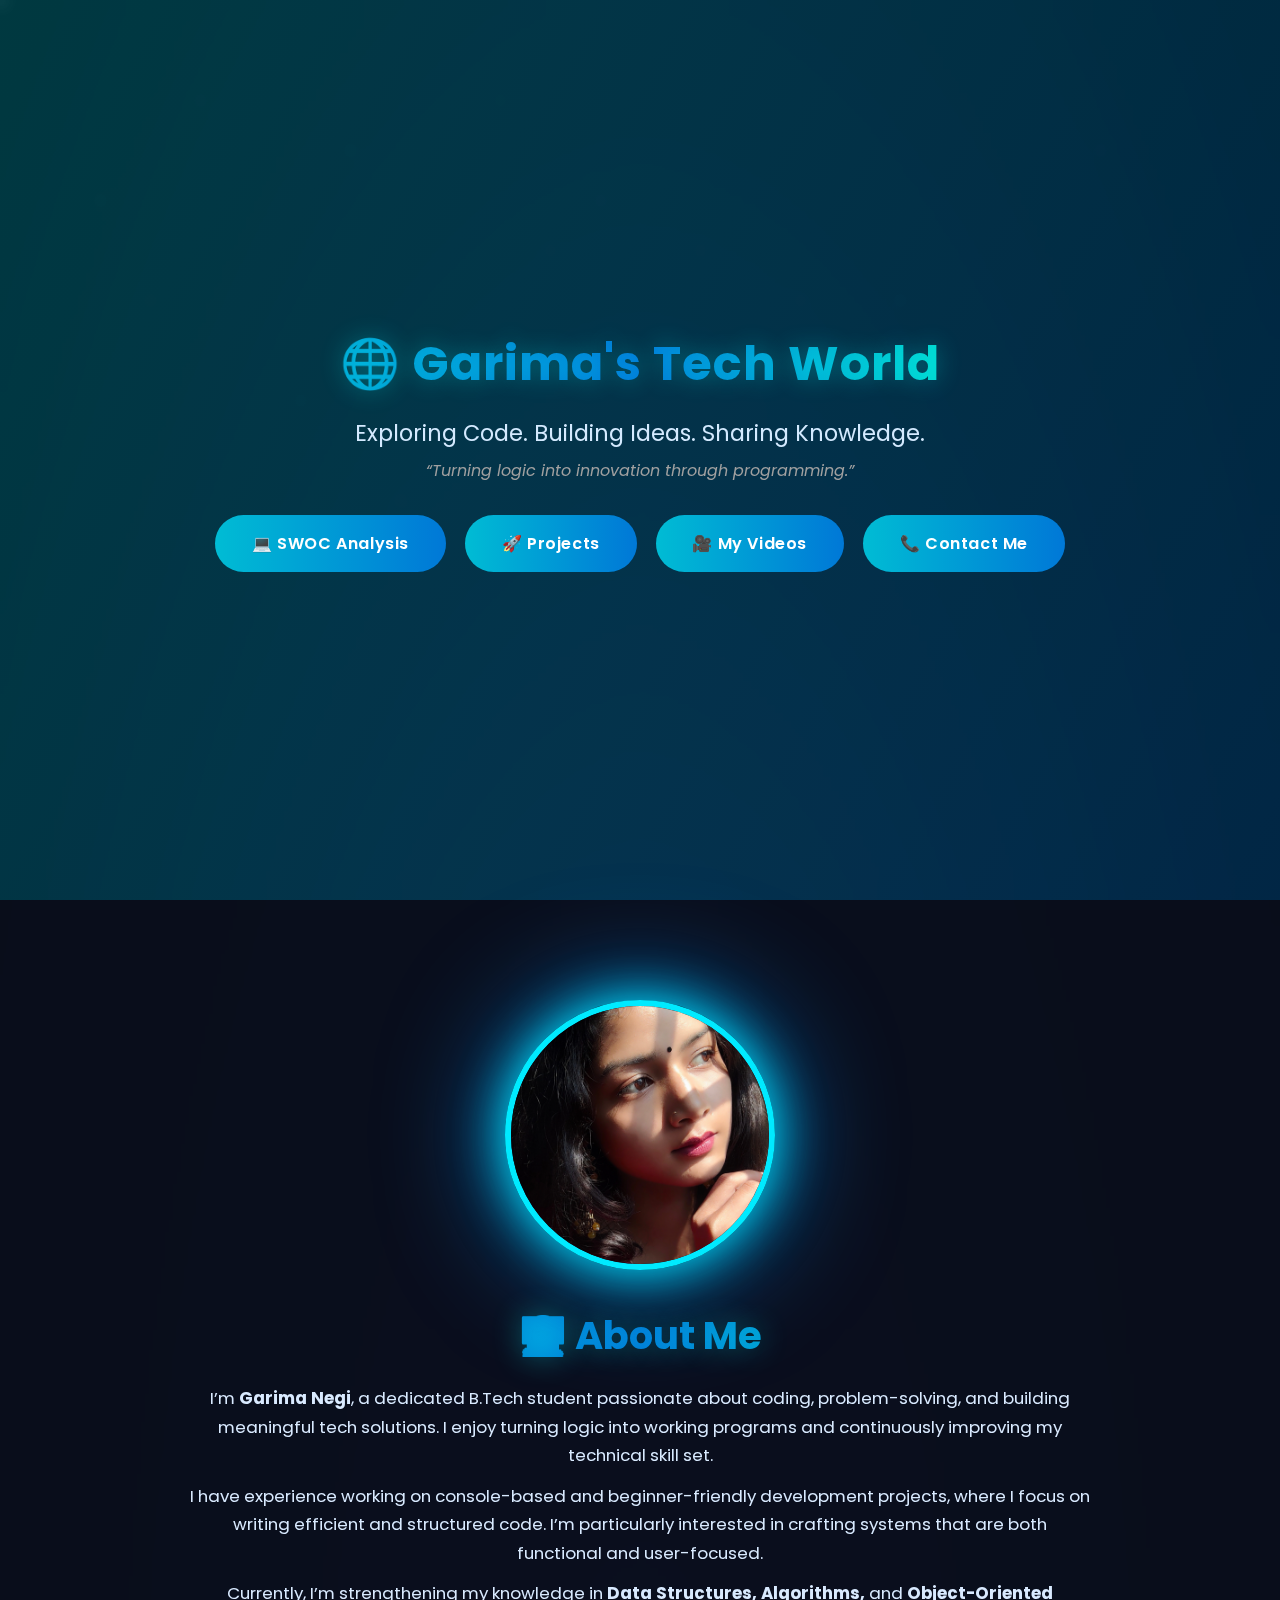
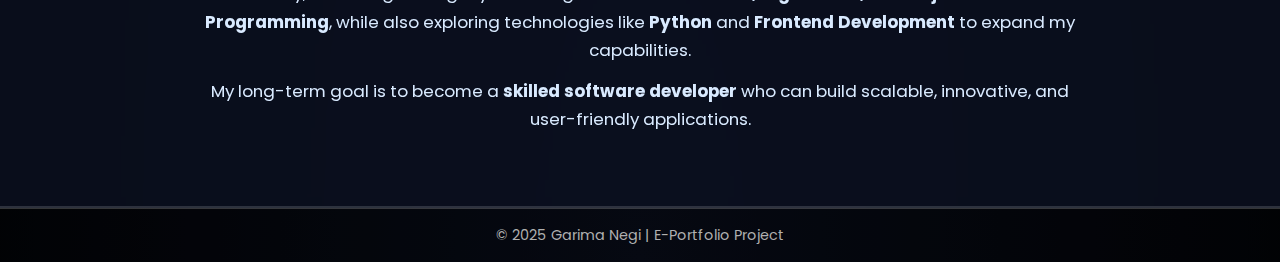
<file: index.html>
<!DOCTYPE html>
<html lang="en">
<head>
  <meta charset="UTF-8" />
  <meta name="viewport" content="width=device-width, initial-scale=1.0" />
  <title>Garima's Tech World</title>
  <link rel="stylesheet" href="eport0.css" />
  <link href="https://fonts.googleapis.com/css2?family=Poppins:wght@400;600;700&display=swap" rel="stylesheet" />
</head>
<body>
  <!-- Starfield Background -->
  <div class="stars"></div>
  <div class="stars2"></div>
  <div class="stars3"></div>

  <!-- 🚀 BUTTONS SECTION -->
  <section class="hero-section">
    <div class="overlay"></div>
    <div class="content">
      <h1>🌐 Garima's Tech World</h1>
      <p class="tagline">Exploring Code. Building Ideas. Sharing Knowledge.</p>
      <p class="subtagline">“Turning logic into innovation through programming.”</p>

      <div class="buttons">
        <a href="eport1.html" class="btn"><span>💻 SWOC Analysis</span></a>
        <a href="eport3.html" class="btn"><span>🚀 Projects</span></a>
        <a href="eport2.html" class="btn"><span>🎥 My Videos</span></a>
        <a href="eport4.html" class="btn"><span>📞 Contact Me</span></a>
      </div>
    </div>
  </section>

  <!-- 🌟 ABOUT SECTION -->
  <section class="about-section">
    <div class="about-content">
      <img src="garima.webp" alt="Divyanshu Sharma" class="about-pic" />
      <h2>👨‍💻 About Me</h2>
      <p>
  I’m <strong>Garima Negi</strong>, a dedicated B.Tech student passionate about coding,
   problem-solving, and building meaningful tech solutions. I enjoy turning logic into working programs 
   and continuously improving my technical skill set.
</p>

<p>
  I have experience working on console-based and beginner-friendly development projects, where
   I focus on writing efficient and structured code. I’m particularly interested in crafting
    systems that are both functional and user-focused.
</p>

<p>
  Currently, I’m strengthening my knowledge in <b>Data Structures, Algorithms,</b> and <b>Object-Oriented Programming</b>, 
  while also exploring technologies like <b>Python</b> and <b>Frontend Development</b> to expand my capabilities.
</p>

<p>
  My long-term goal is to become a <b>skilled software developer</b> who can build scalable, innovative, 
  and user-friendly applications.
</p>

    </div>
  </section>

  <!-- ⚡ FOOTER -->
  <footer>
    <p>© 2025 Garima Negi | E-Portfolio Project</p>
  </footer>

  <!-- ✨ PARALLAX EFFECT -->
  <script>
    document.addEventListener("mousemove", (e) => {
      const moveX = (e.clientX / window.innerWidth - 0.5) * 10;
      const moveY = (e.clientY / window.innerHeight - 0.5) * 10;
      document.querySelector(".content").style.transform = `translate(${moveX}px, ${moveY}px)`;
    });
  </script>
</body>
</html>
</file>
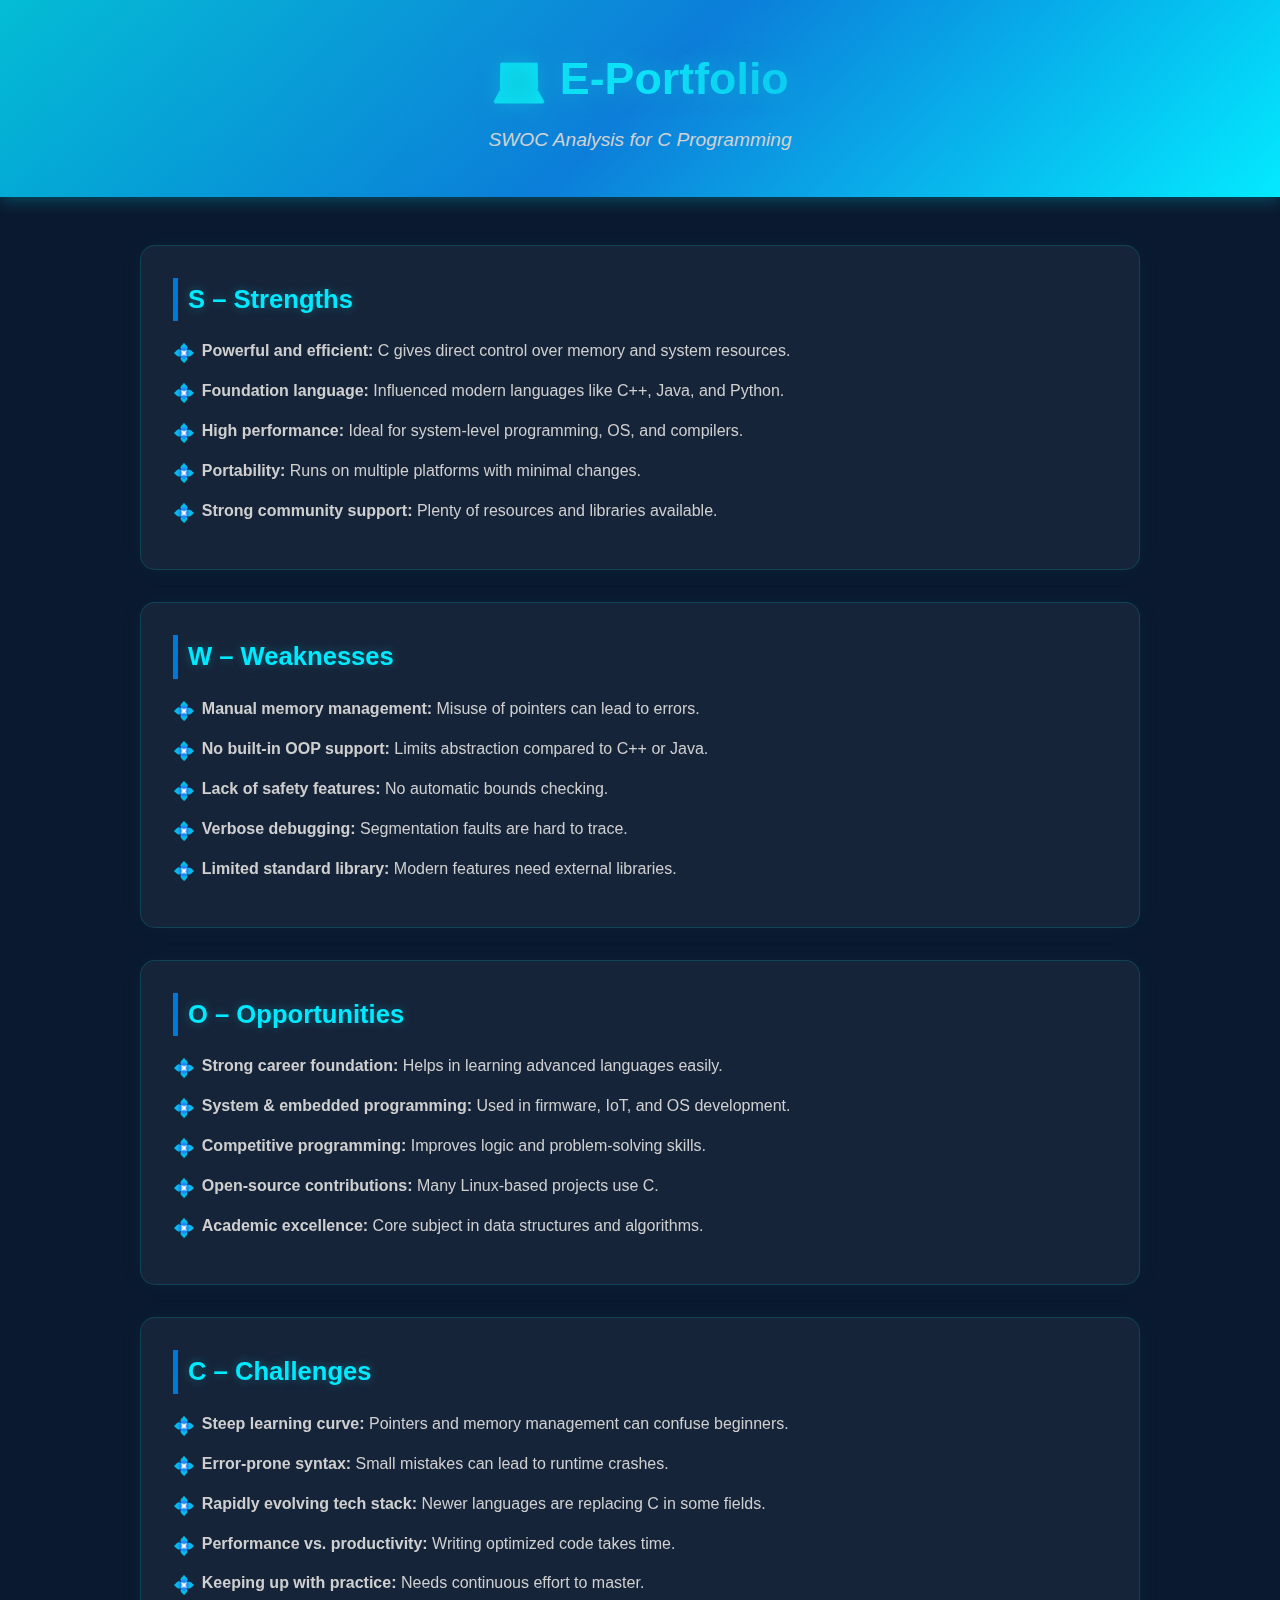
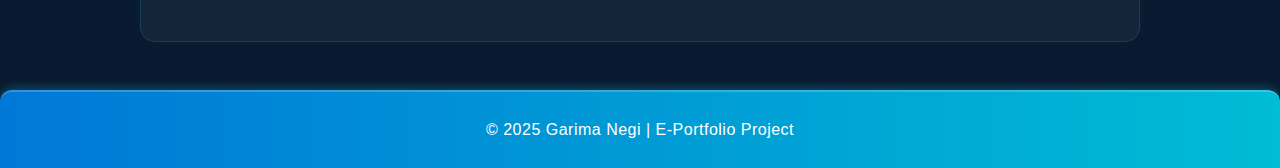
<file: eport1.html>
<!DOCTYPE html>
<html lang="en">
<head>
  <meta charset="UTF-8">
  <meta name="viewport" content="width=device-width, initial-scale=1.0">
  <title>E-Portfolio | SWOC Analysis for C Programming</title>
  <link rel="stylesheet" href="eport1.css">
</head>
<body>
  <header>
    <h1>💻 E-Portfolio</h1>
    <p>SWOC Analysis for C Programming</p>
  </header>

  <div class="container">
    <section>
      <h2>S – Strengths</h2>
      <ul>
        <li><strong>Powerful and efficient:</strong> C gives direct control over memory and system resources.</li>
        <li><strong>Foundation language:</strong> Influenced modern languages like C++, Java, and Python.</li>
        <li><strong>High performance:</strong> Ideal for system-level programming, OS, and compilers.</li>
        <li><strong>Portability:</strong> Runs on multiple platforms with minimal changes.</li>
        <li><strong>Strong community support:</strong> Plenty of resources and libraries available.</li>
      </ul>
    </section>

    <section>
      <h2>W – Weaknesses</h2>
      <ul>
        <li><strong>Manual memory management:</strong> Misuse of pointers can lead to errors.</li>
        <li><strong>No built-in OOP support:</strong> Limits abstraction compared to C++ or Java.</li>
        <li><strong>Lack of safety features:</strong> No automatic bounds checking.</li>
        <li><strong>Verbose debugging:</strong> Segmentation faults are hard to trace.</li>
        <li><strong>Limited standard library:</strong> Modern features need external libraries.</li>
      </ul>
    </section>

    <section>
      <h2>O – Opportunities</h2>
      <ul>
        <li><strong>Strong career foundation:</strong> Helps in learning advanced languages easily.</li>
        <li><strong>System & embedded programming:</strong> Used in firmware, IoT, and OS development.</li>
        <li><strong>Competitive programming:</strong> Improves logic and problem-solving skills.</li>
        <li><strong>Open-source contributions:</strong> Many Linux-based projects use C.</li>
        <li><strong>Academic excellence:</strong> Core subject in data structures and algorithms.</li>
      </ul>
    </section>

    <section>
      <h2>C – Challenges</h2>
      <ul>
        <li><strong>Steep learning curve:</strong> Pointers and memory management can confuse beginners.</li>
        <li><strong>Error-prone syntax:</strong> Small mistakes can lead to runtime crashes.</li>
        <li><strong>Rapidly evolving tech stack:</strong> Newer languages are replacing C in some fields.</li>
        <li><strong>Performance vs. productivity:</strong> Writing optimized code takes time.</li>
        <li><strong>Keeping up with practice:</strong> Needs continuous effort to master.</li>
      </ul>
    </section>
  </div>

  <footer>
    <p>© 2025 Garima Negi | E-Portfolio Project</p>
  </footer>
</body>
</html>
</file>
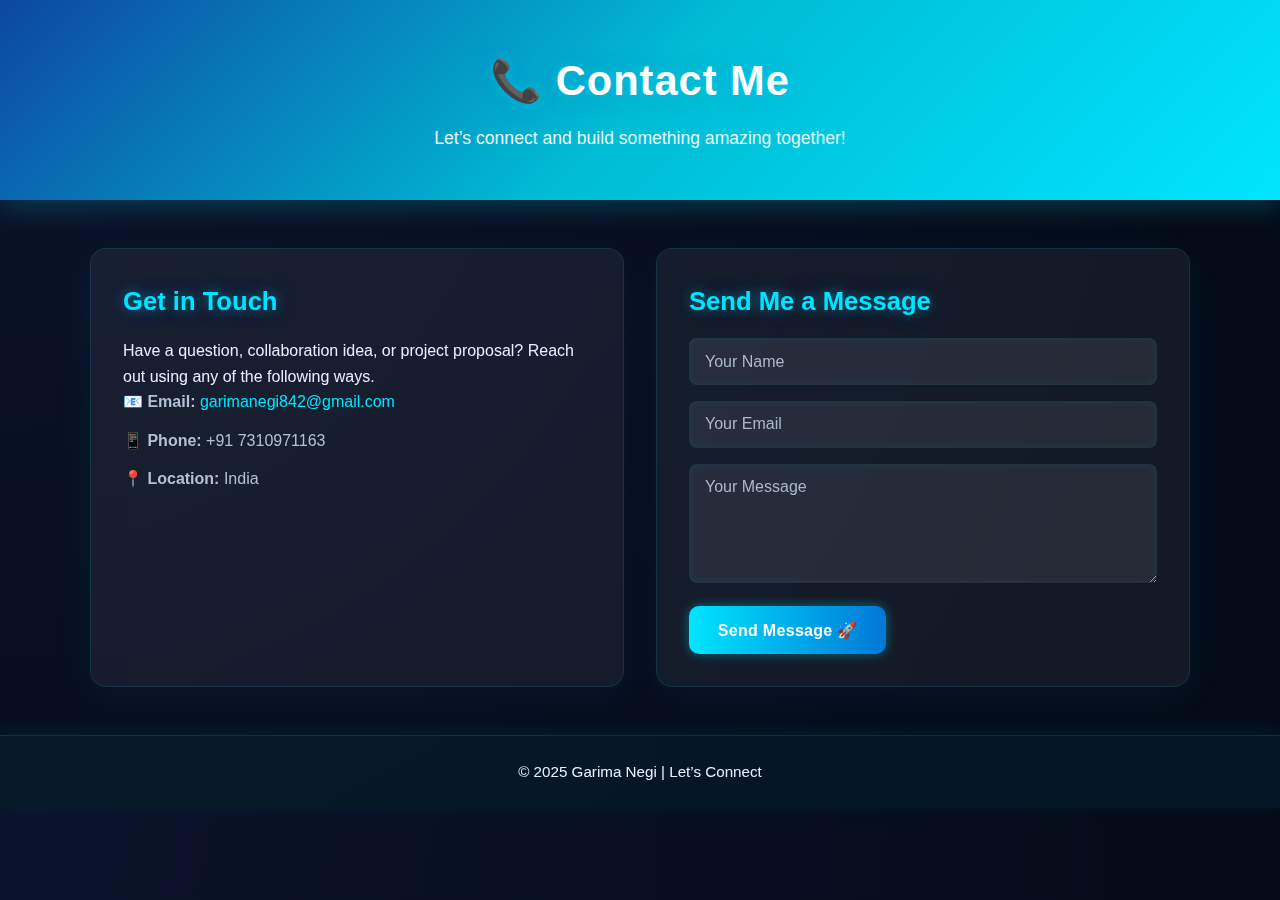
<file: eport4.html>
<!DOCTYPE html>
<html lang="en">
<head>
  <meta charset="UTF-8" />
  <meta name="viewport" content="width=device-width, initial-scale=1.0" />
  <title>Contact Me | Divyanshu's Tech World</title>
  <link rel="stylesheet" href="eport4.css" />
</head>
<body>
  <header>
    <h1>📞 Contact Me</h1>
    <p>Let’s connect and build something amazing together!</p>
  </header>

  <div class="container">
    <section class="contact-info">
      <h2>Get in Touch</h2>
      <p>Have a question, collaboration idea, or project proposal? Reach out using any of the following ways.</p>
      
      <div class="info-box">
        <p><strong>📧 Email:</strong> <a href="mailto:divyanshu2942006@gmail.com">garimanegi842@gmail.com</a></p>
        <p><strong>📱 Phone:</strong> +91 7310971163</p>
        <p><strong>📍 Location:</strong> India</p>
      </div>
    </section>

    <section class="contact-form">
      <h2>Send Me a Message</h2>
      <form action="#" method="post">
        <input type="text" name="name" placeholder="Your Name" required />
        <input type="email" name="email" placeholder="Your Email" required />
        <textarea name="message" rows="5" placeholder="Your Message" required></textarea>
        <button type="submit">Send Message 🚀</button>
      </form>
    </section>
  </div>

  <footer>
    <p>© 2025 Garima Negi | Let’s Connect</p>
  </footer>
</body>
</html>
</file>
<file: eport4.css>
/* Divyanshu’s Tech World — Contact Page (Glassy Glow Edition) */
* {
  margin: 0;
  padding: 0;
  box-sizing: border-box;
  font-family: "Poppins", sans-serif;
}

:root {
  --bg1: #050b18;
  --bg2: #0b132b;
  --accent1: #00e5ff;
  --accent2: #0078d7;
  --glass: rgba(255, 255, 255, 0.06);
  --text: #e8f0ff;
  --muted: #b3c0d8;
  --glow: 0 0 12px rgba(0,229,255,0.4), 0 0 25px rgba(0,120,215,0.3);
}

body {
  background: radial-gradient(circle at top left, var(--bg2), var(--bg1) 80%);
  color: var(--text);
  line-height: 1.6;
  -webkit-font-smoothing: antialiased;
}

/* ===== HEADER ===== */
header {
  text-align: center;
  padding: 3rem 1rem;
  background: linear-gradient(135deg, #0d47a1, #00bcd4, #00e5ff);
  color: #fff;
  box-shadow: 0 8px 25px rgba(0, 229, 255, 0.2);
  animation: fadeInDown 1s ease;
}

header h1 {
  font-size: 2.6rem;
  margin-bottom: 0.6rem;
  letter-spacing: 1px;
  text-shadow: var(--glow);
}

header p {
  font-size: 1.1rem;
  opacity: 0.9;
  font-weight: 300;
}

/* ===== CONTAINER ===== */
.container {
  width: 90%;
  max-width: 1100px;
  margin: 3rem auto;
  display: flex;
  flex-wrap: wrap;
  gap: 2rem;
  justify-content: center;
  animation: fadeInUp 1.2s ease;
}

/* ===== CONTACT BOXES ===== */
.contact-info,
.contact-form {
  background: var(--glass);
  border-radius: 16px;
  padding: 2rem;
  flex: 1 1 420px;
  box-shadow: 0 10px 40px rgba(0, 229, 255, 0.06);
  border: 1px solid rgba(0, 229, 255, 0.12);
  backdrop-filter: blur(14px);
  transition: all 0.35s ease;
  position: relative;
}

.contact-info:hover,
.contact-form:hover {
  transform: translateY(-10px);
  box-shadow: 0 18px 60px rgba(0, 229, 255, 0.15);
}

h2 {
  color: var(--accent1);
  margin-bottom: 1rem;
  font-size: 1.6rem;
  text-shadow: var(--glow);
}

/* ===== INFO BOX ===== */
.info-box p {
  margin-bottom: 0.8rem;
  font-size: 1rem;
  color: var(--muted);
}

a {
  color: var(--accent1);
  text-decoration: none;
  transition: 0.3s ease;
}

a:hover {
  color: var(--accent2);
  text-decoration: underline;
}

/* ===== FORM ===== */
form input,
form textarea {
  width: 100%;
  padding: 0.9rem 1rem;
  margin-bottom: 1rem;
  border: none;
  border-radius: 8px;
  background: rgba(255, 255, 255, 0.08);
  color: #fff;
  font-size: 1rem;
  outline: none;
  box-shadow: inset 0 0 10px rgba(0, 229, 255, 0.1);
  transition: box-shadow 0.3s ease, transform 0.3s ease;
}

form input:focus,
form textarea:focus {
  box-shadow: 0 0 15px rgba(0, 229, 255, 0.4);
  transform: scale(1.02);
}

form input::placeholder,
form textarea::placeholder {
  color: #aab8cc;
}

button {
  background: linear-gradient(90deg, var(--accent1), var(--accent2));
  color: white;
  border: none;
  padding: 0.9rem 1.8rem;
  border-radius: 10px;
  font-size: 1rem;
  cursor: pointer;
  font-weight: 600;
  letter-spacing: 0.3px;
  box-shadow: 0 0 12px rgba(0,229,255,0.4);
  transition: all 0.35s ease;
}

button:hover {
  background: linear-gradient(90deg, var(--accent2), var(--accent1));
  transform: scale(1.08);
  box-shadow: 0 0 20px rgba(0,229,255,0.6);
}

/* ===== FOOTER ===== */
footer {
  text-align: center;
  padding: 1.5rem;
  background: rgba(0, 229, 255, 0.05);
  border-top: 1px solid rgba(255,255,255,0.08);
  backdrop-filter: blur(10px);
  color: var(--text);
  margin-top: 3rem;
  font-size: 0.95rem;
  box-shadow: 0 -4px 20px rgba(0, 229, 255, 0.08);
}

/* ===== ANIMATIONS ===== */
@keyframes fadeInDown {
  from { opacity: 0; transform: translateY(-30px); }
  to { opacity: 1; transform: translateY(0); }
}

@keyframes fadeInUp {
  from { opacity: 0; transform: translateY(40px); }
  to { opacity: 1; transform: translateY(0); }
}

/* ===== RESPONSIVE ===== */
@media (max-width: 768px) {
  .container {
    flex-direction: column;
  }

  header h1 {
    font-size: 2rem;
  }

  .contact-info, .contact-form {
    padding: 1.6rem;
  }
}
</file>
<file: eport0.css>
/* 🌟 RESET & BASE STYLES */
* {
  margin: 0;
  padding: 0;
  box-sizing: border-box;
  font-family: "Poppins", sans-serif;
}

body {
  background: radial-gradient(ellipse at bottom, #0a0f1e, #000000);
  color: #ffffff;
  overflow-x: hidden;
  min-height: 100vh;
}

/* 🌠 STARFIELD BACKGROUND */
.stars, .stars2, .stars3 {
  position: fixed;
  width: 2px;
  height: 2px;
  background: white;
  border-radius: 50%;
  animation: animStar 100s linear infinite;
  z-index: 0;
}

.stars::after, .stars2::after, .stars3::after {
  content: "";
  position: absolute;
  top: 0;
  width: 1px;
  height: 1px;
  background: white;
  box-shadow: 100px 200px white, 300px 400px white, 500px 100px white,
              700px 250px white, 900px 300px white, 1100px 150px white,
              1300px 400px white, 1500px 350px white;
}

.stars2::after {
  box-shadow: 200px 100px white, 400px 500px white, 600px 200px white, 800px 300px white;
}

.stars3::after {
  box-shadow: 150px 300px white, 350px 150px white, 550px 250px white, 750px 400px white;
}

@keyframes animStar {
  from { transform: translateY(0px); }
  to { transform: translateY(-1000px); }
}

/* 🧠 ABOUT SECTION */
.about-section {
  position: relative;
  z-index: 10;
  text-align: center;
  padding: 100px 20px 60px;
  background: rgba(10, 15, 30, 0.85);
  backdrop-filter: blur(5px);
  border-bottom: 2px solid rgba(255, 255, 255, 0.15);
}

.about-content {
  max-width: 900px;
  margin: 0 auto;
}

.about-pic {
  width: 270px;
  height: 270px;
  border-radius: 50%;
  border: 6px solid #00eaff;
  box-shadow: 0 0 50px #00eaff, 0 0 120px #0078d7;
  margin-bottom: 30px;
  animation: floatPic 4s ease-in-out infinite;
  transition: transform 0.3s ease, box-shadow 0.3s ease;
}

.about-pic:hover {
  transform: scale(1.08);
  box-shadow: 0 0 70px #00eaff, 0 0 150px #0078d7;
}

@keyframes floatPic {
  0%, 100% { transform: translateY(0); }
  50% { transform: translateY(-10px); }
}

.about-section h2 {
  font-size: 2.4rem;
  margin-bottom: 20px;
  background: linear-gradient(90deg, #00bcd4, #0078d7, #00ffcc);
  -webkit-background-clip: text;
  -webkit-text-fill-color: transparent;
  text-shadow: 0 0 30px rgba(0, 255, 255, 0.3);
}

.about-section p {
  color: #d9eaff;
  line-height: 1.7;
  margin: 12px auto;
  font-size: 1.05rem;
}

/* 🚀 BUTTON SECTION */
.hero-section {
  height: 100vh;
  display: flex;
  align-items: center;
  justify-content: center;
  text-align: center;
  position: relative;
  overflow: hidden;
}

.overlay {
  position: absolute;
  width: 100%;
  height: 100%;
  background: linear-gradient(120deg, rgba(0, 188, 212, 0.3), rgba(0, 120, 215, 0.3));
  backdrop-filter: blur(8px);
  animation: gradientShift 8s ease-in-out infinite alternate;
  z-index: 1;
}

@keyframes gradientShift {
  0% { background: linear-gradient(120deg, rgba(0, 188, 212, 0.4), rgba(0, 120, 215, 0.2)); }
  100% { background: linear-gradient(120deg, rgba(0, 120, 215, 0.4), rgba(0, 188, 212, 0.2)); }
}

/* ✨ CONTENT STYLING */
.content {
  position: relative;
  z-index: 2;
  animation: fadeIn 2s ease;
  padding: 2rem;
}

@keyframes fadeIn {
  from { opacity: 0; transform: translateY(40px); }
  to { opacity: 1; transform: translateY(0); }
}

h1 {
  font-size: 3rem;
  margin-bottom: 1rem;
  background: linear-gradient(90deg, #00bcd4, #0078d7, #00ffcc);
  -webkit-background-clip: text;
  -webkit-text-fill-color: transparent;
  text-shadow: 0 0 25px rgba(0, 255, 255, 0.3);
  letter-spacing: 1px;
}

.tagline {
  font-size: 1.4rem;
  color: #d4eaff;
  margin-bottom: 0.5rem;
}

.subtagline {
  font-size: 1rem;
  color: #a0a0a0;
  font-style: italic;
  margin-bottom: 2rem;
}

/* 🔘 BUTTONS */
.buttons {
  display: flex;
  flex-wrap: wrap;
  justify-content: center;
  gap: 1.2rem;
}

.btn {
  background: linear-gradient(90deg, #00bcd4, #0078d7);
  color: #fff;
  text-decoration: none;
  padding: 1rem 2.3rem;
  border-radius: 50px;
  font-weight: 600;
  letter-spacing: 0.6px;
  position: relative;
  overflow: hidden;
  transition: all 0.4s ease;
}

.btn::before {
  content: "";
  position: absolute;
  top: 0; left: -100%;
  width: 100%;
  height: 100%;
  background: linear-gradient(120deg, #00eaff, #00bcd4, #0078d7);
  transition: 0.5s;
}

.btn:hover::before {
  left: 0;
}

.btn:hover {
  transform: scale(1.1);
  box-shadow: 0 0 25px rgba(0, 188, 212, 0.9);
}

.btn span {
  position: relative;
  z-index: 2;
}

/* 🧭 FOOTER */
footer {
  text-align: center;
  padding: 1rem;
  color: #b0b0b0;
  font-size: 0.9rem;
  background: rgba(0, 0, 0, 0.4);
  border-top: 1px solid rgba(255, 255, 255, 0.2);
  animation: footerGlow 5s ease-in-out infinite alternate;
}

@keyframes footerGlow {
  0% { text-shadow: 0 0 10px #00bcd4; }
  100% { text-shadow: 0 0 25px #00ffcc; }
}

/* 📱 RESPONSIVE DESIGN */
@media (max-width: 768px) {
  h1 { font-size: 2.2rem; }
  .about-pic { width: 200px; height: 200px; }
  .btn { padding: 0.8rem 1.6rem; font-size: 0.9rem; }
  .about-section { padding: 70px 15px 40px; }
}
</file>
<file: eport1.css>
/* General Reset */
* {
  margin: 0;
  padding: 0;
  box-sizing: border-box;
  font-family: "Poppins", sans-serif;
}

/* Body */
body {
  background: #0a192f;
  color: #e0e0e0;
  line-height: 1.7;
  overflow-x: hidden;
}

/* Header */
header {
  background: linear-gradient(135deg, #00bcd4, #0078d7, #00eaff);
  text-align: center;
  padding: 2.5rem 1rem;
  box-shadow: 0 4px 15px rgba(0, 188, 212, 0.3);
  position: relative;
  overflow: hidden;
}

header::after {
  content: "";
  position: absolute;
  top: -50%;
  left: -50%;
  width: 200%;
  height: 200%;
  background: radial-gradient(circle at center, rgba(255,255,255,0.05), transparent 70%);
  animation: rotateGlow 10s linear infinite;
}

@keyframes rotateGlow {
  from { transform: rotate(0deg); }
  to { transform: rotate(360deg); }
}

header h1 {
  font-size: 2.8rem;
  background: linear-gradient(90deg, #00bcd4, #00eaff, #0078d7);
  -webkit-background-clip: text;
  -webkit-text-fill-color: transparent;
  text-shadow: 0 0 20px rgba(0,188,212,0.5);
}

header p {
  font-size: 1.2rem;
  color: #d0d0d0;
  margin-top: 0.5rem;
  font-style: italic;
}

/* Container */
.container {
  width: 90%;
  max-width: 1000px;
  margin: 3rem auto;
}

/* Sections */
section {
  background: rgba(255, 255, 255, 0.05);
  margin-bottom: 2rem;
  padding: 2rem;
  border-radius: 15px;
  border: 1px solid rgba(0, 188, 212, 0.2);
  box-shadow: 0 0 25px rgba(0, 188, 212, 0.05);
  backdrop-filter: blur(10px);
  transition: transform 0.3s ease, box-shadow 0.3s ease;
}

section:hover {
  transform: translateY(-6px);
  box-shadow: 0 0 25px rgba(0, 188, 212, 0.3);
}

/* Section Titles */
h2 {
  color: #00eaff;
  border-left: 5px solid #0078d7;
  padding-left: 10px;
  font-size: 1.6rem;
  margin-bottom: 1rem;
  text-shadow: 0 0 10px rgba(0, 188, 212, 0.4);
}

/* List Styling */
ul {
  list-style: none;
  padding-left: 0;
}

ul li {
  margin-bottom: 0.8rem;
  position: relative;
  padding-left: 1.8rem;
  color: #cfcfcf;
}

ul li::before {
  content: "💠";
  position: absolute;
  left: 0;
  color: #00eaff;
  font-size: 1.1rem;
  top: 2px;
}

/* Footer */
footer {
  text-align: center;
  padding: 1.5rem;
  background: linear-gradient(90deg, #0078d7, #00bcd4);
  color: white;
  font-weight: 500;
  border-top: 2px solid rgba(255, 255, 255, 0.2);
  border-radius: 12px 12px 0 0;
  letter-spacing: 0.5px;
  box-shadow: 0 -3px 10px rgba(0, 188, 212, 0.3);
}

/* Animations */
@keyframes fadeIn {
  from { opacity: 0; transform: translateY(15px); }
  to { opacity: 1; transform: translateY(0); }
}

section, header, footer {
  animation: fadeIn 1.5s ease forwards;
}

/* Responsive Design */
@media (max-width: 768px) {
  header h1 {
    font-size: 2.1rem;
  }

  section {
    padding: 1.3rem;
  }

  h2 {
    font-size: 1.4rem;
  }

  ul li {
    font-size: 0.95rem;
  }
}
</file>
